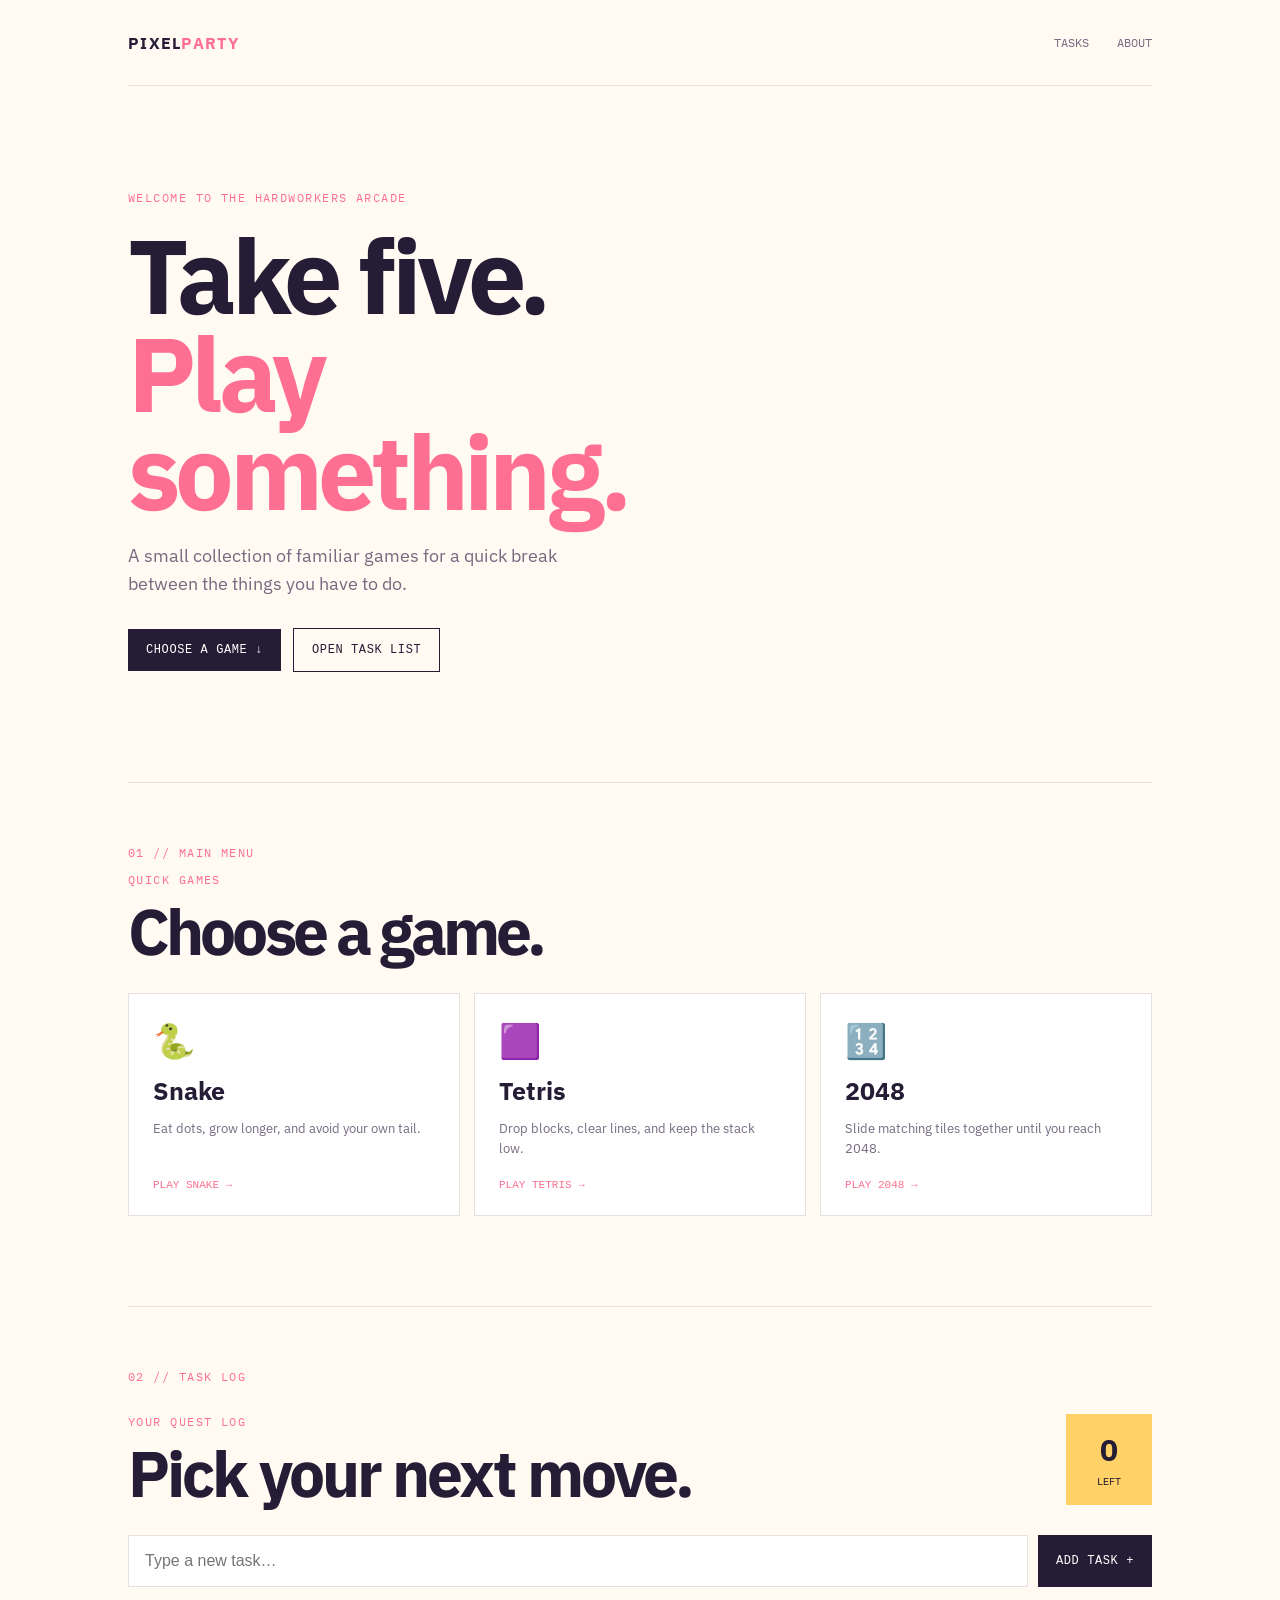
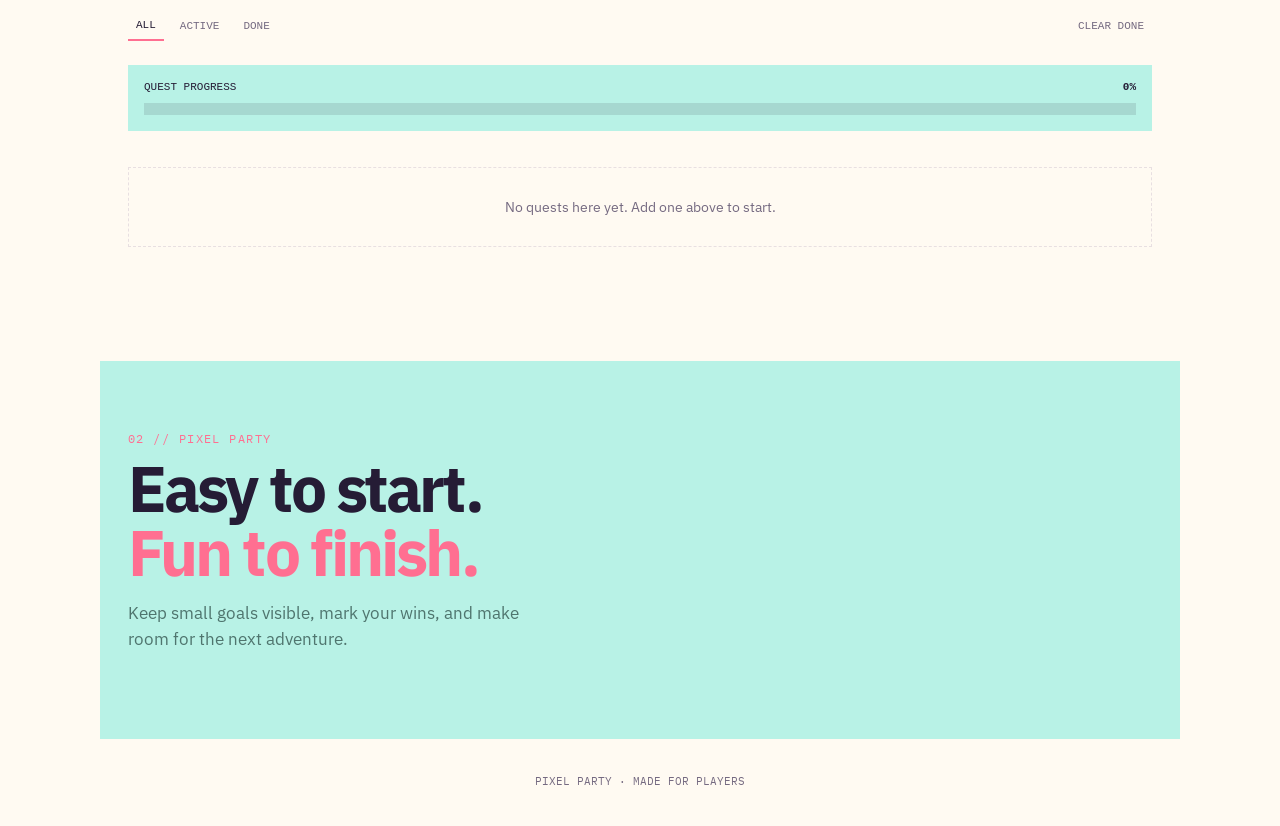
<file: index.html>
<!doctype html>
<html lang="en">
<head>
  <meta charset="utf-8" />
  <meta name="viewport" content="width=device-width, initial-scale=1" />
  <title>Pixel Party — Task Arcade</title>
  <link rel="stylesheet" href="styles.css" />
  <style>body{font-family:'IBM Plex Sans',sans-serif}.eyebrow,.section-label,nav a,.play,footer{font-family:'IBM Plex Mono',monospace}.hero h1,.section-heading h2,.about h2{letter-spacing:-.045em}</style>
  <style>.progress-panel{margin:18px 0 22px;padding:16px;background:var(--mint)}.progress-heading{display:flex;justify-content:space-between;font:11px 'DM Mono',monospace;margin-bottom:10px}.progress-track{height:12px;background:rgba(37,28,53,.12);overflow:hidden}.progress-fill{height:100%;width:0;background:var(--pink);transition:width .25s ease}.secondary{background:transparent;color:var(--ink);border:1px solid var(--ink);margin-left:8px}.games-section{border-top:1px solid var(--line);padding:62px 0 90px}.games-section h2{font-size:clamp(36px,6vw,64px);letter-spacing:-.06em;line-height:1;margin:10px 0 30px}.game-grid{display:grid;grid-template-columns:repeat(3,1fr);gap:14px}.game-card{display:flex;flex-direction:column;gap:12px;padding:24px;background:white;border:1px solid var(--line);color:var(--ink);text-decoration:none}.game-icon{font-size:34px}.game-card strong{font-size:25px}.game-card small{color:var(--muted);line-height:1.5;min-height:48px}.play{margin-top:auto;color:var(--pink);font:11px 'DM Mono',monospace}@media(max-width:600px){.game-grid{grid-template-columns:1fr}.secondary{margin:10px 0 0}}</style>
</head>
<body>
  <main class="shell">
    <header class="topbar">
      <a class="brand" href="#top">PIXEL<span>PARTY</span></a>
      <nav aria-label="Main navigation">
        <a href="#tasks">Tasks</a>
        <a href="#about">About</a>
      </nav>
    </header>

    <section class="hero" id="top">
      <p class="eyebrow">WELCOME TO THE HARDWORKERS ARCADE</p>
      <h1>Take five.<br /><em>Play something.</em></h1>
      <p class="intro">A small collection of familiar games for a quick break between the things you have to do.</p>
      <a class="button" href="#games">CHOOSE A GAME ↓</a>
      <a class="button secondary" href="#tasks">OPEN TASK LIST</a>
    </section>

    <section class="games-section" id="games">
      <div class="section-label">01 // MAIN MENU</div>
      <p class="eyebrow">QUICK GAMES</p>
      <h2>Choose a game.</h2>
      <div class="game-grid">
        <a class="game-card" href="snake.html"><span class="game-icon">🐍</span><strong>Snake</strong><small>Eat dots, grow longer, and avoid your own tail.</small><span class="play">PLAY SNAKE →</span></a>
        <a class="game-card" href="tetris.html"><span class="game-icon">🟪</span><strong>Tetris</strong><small>Drop blocks, clear lines, and keep the stack low.</small><span class="play">PLAY TETRIS →</span></a>
        <a class="game-card" href="2048.html"><span class="game-icon">🔢</span><strong>2048</strong><small>Slide matching tiles together until you reach 2048.</small><span class="play">PLAY 2048 →</span></a>
      </div>
    </section>

    <section class="tasks-section" id="tasks">
      <div class="section-label">02 // TASK LOG</div>
      <div class="section-heading">
        <div>
          <p class="eyebrow">YOUR QUEST LOG</p>
          <h2>Pick your next move.</h2>
        </div>
        <div class="score" aria-live="polite"><strong id="remaining">0</strong><span>LEFT</span></div>
      </div>

      <form class="task-form" id="task-form">
        <label class="sr-only" for="task-input">New task</label>
        <input id="task-input" type="text" maxlength="100" placeholder="Type a new task…" autocomplete="off" />
        <button class="button" type="submit">ADD TASK +</button>
      </form>

      <div class="filters" role="group" aria-label="Filter tasks">
        <button class="filter active" type="button" data-filter="all">ALL</button>
        <button class="filter" type="button" data-filter="active">ACTIVE</button>
        <button class="filter" type="button" data-filter="completed">DONE</button>
        <button class="clear" id="clear-completed" type="button">CLEAR DONE</button>
      </div>
      <div class="progress-panel">
        <div class="progress-heading"><span>QUEST PROGRESS</span><strong id="progress-label">0%</strong></div>
        <div class="progress-track"><div class="progress-fill" id="progress-fill"></div></div>
      </div>
      <ul class="task-list" id="task-list" aria-live="polite"></ul>
      <p class="empty" id="empty-state">No quests here yet. Add one above to start.</p>
    </section>

    <section class="about" id="about">
      <div class="section-label">02 // PIXEL PARTY</div>
      <h2>Easy to start.<br /><em>Fun to finish.</em></h2>
      <p>Keep small goals visible, mark your wins, and make room for the next adventure.</p>
    </section>

    <footer>PIXEL PARTY · MADE FOR PLAYERS</footer>
  </main>
  <script src="app.js"></script>
</body>
</html>
</file>
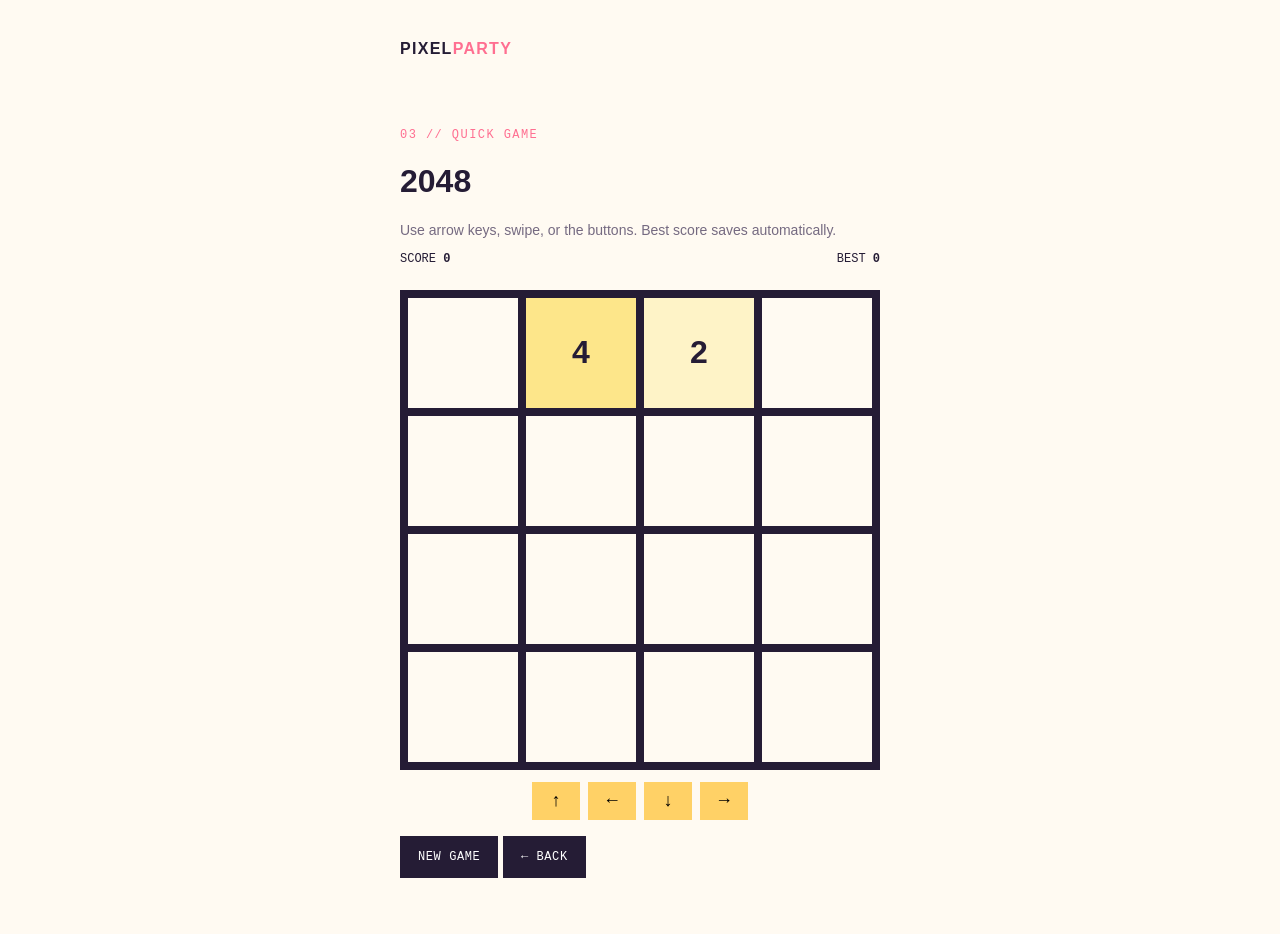
<file: 2048.html>
<!doctype html><html lang="en"><head><meta charset="utf-8"><meta name="viewport" content="width=device-width,initial-scale=1"><title>Pixel Party — 2048</title><link rel="stylesheet" href="styles.css"><style>main{max-width:520px;margin:auto;padding:40px 20px}.board{display:grid;grid-template-columns:repeat(4,1fr);gap:8px;background:#251c35;padding:8px;margin-top:24px}.tile{aspect-ratio:1;display:grid;place-items:center;background:#fffaf2;font-size:clamp(20px,7vw,32px);font-weight:bold}.tile[data-v="2"]{background:#fef3c7}.tile[data-v="4"]{background:#fde68a}.tile[data-v="8"]{background:#fdba74}.tile[data-v="16"]{background:#fb7185;color:white}.tile[data-v="32"]{background:#f472b6;color:white}.tile[data-v="64"]{background:#c084fc;color:white}.tile[data-v="128"]{background:#818cf8;color:white}.tile[data-v="256"]{background:#60a5fa;color:white}.tile[data-v="512"]{background:#22d3ee;color:#123}.tile[data-v="1024"]{background:#34d399;color:#123}.tile[data-v="2048"]{background:#a3e635;color:#123}.bar,.controls{display:flex;justify-content:space-between;gap:8px;font:12px 'DM Mono',monospace}.controls{justify-content:center;margin-top:12px}.controls button{width:48px;height:38px;border:0;background:#ffd166;font-size:18px}.hint{color:#756a81;font-size:14px}</style></head><body><main><a class="brand" href="index.html">PIXEL<span>PARTY</span></a><p class="eyebrow" style="margin-top:70px">03 // QUICK GAME</p><h1>2048</h1><p class="hint">Use arrow keys, swipe, or the buttons. Best score saves automatically.</p><div class="bar"><span>SCORE <b id="score">0</b></span><span>BEST <b id="best">0</b></span></div><div class="board" id="board"></div><div class="controls"><button data-m="up">↑</button><button data-m="left">←</button><button data-m="down">↓</button><button data-m="right">→</button></div><p><button class="button" id="new">NEW GAME</button> <a class="button" href="index.html#games">← BACK</a></p><p id="status" class="hint" aria-live="polite"></p></main><script>const board=document.querySelector('#board'),scoreEl=document.querySelector('#score'),bestEl=document.querySelector('#best'),status=document.querySelector('#status');let grid,score=0,best=+localStorage.getItem('pixel-party-2048-best')||0;bestEl.textContent=best;function start(){grid=Array(16).fill(0);score=0;status.textContent='';add();add();draw()}function add(){let e=grid.map((v,i)=>v?null:i).filter(v=>v!==null);if(e.length)grid[e[Math.floor(Math.random()*e.length)]]=Math.random()<.9?2:4}function draw(){board.innerHTML=grid.map(v=>`<div class="tile" data-v="${v}">${v||''}</div>`).join('');scoreEl.textContent=score}function canMove(){return grid.some(v=>!v)||grid.some((v,i)=>i%4<3&&v===grid[i+1])||grid.some((v,i)=>i<12&&v===grid[i+4])}function move(dir){let old=grid.join(),a=[];for(let r=0;r<4;r++){let row=dir==='left'||dir==='right'?grid.slice(r*4,r*4+4):[grid[r],grid[r+4],grid[r+8],grid[r+12]];if(dir==='right'||dir==='down')row.reverse();row=row.filter(Boolean);for(let i=0;i<row.length-1;i++)if(row[i]===row[i+1]){row[i]*=2;score+=row[i];row.splice(i+1,1)}while(row.length<4)row.push(0);if(dir==='right'||dir==='down')row.reverse();a.push(row)}if(dir==='left'||dir==='right')grid=a.flat();else for(let r=0;r<4;r++)for(let c=0;c<4;c++)grid[r*4+c]=a[c][r];if(old!==grid.join()){add();if(score>best){best=score;localStorage.setItem('pixel-party-2048-best',best);bestEl.textContent=best}if(grid.includes(2048))status.textContent='YOU REACHED 2048!';else if(!canMove())status.textContent='GAME OVER — START A NEW GAME';draw()}}document.addEventListener('keydown',e=>{let k={ArrowLeft:'left',ArrowRight:'right',ArrowUp:'up',ArrowDown:'down'}[e.key];if(k){e.preventDefault();move(k)}});document.querySelectorAll('[data-m]').forEach(b=>b.onclick=()=>move(b.dataset.m));document.querySelector('#new').onclick=start;start()</script></body></html>
</file>
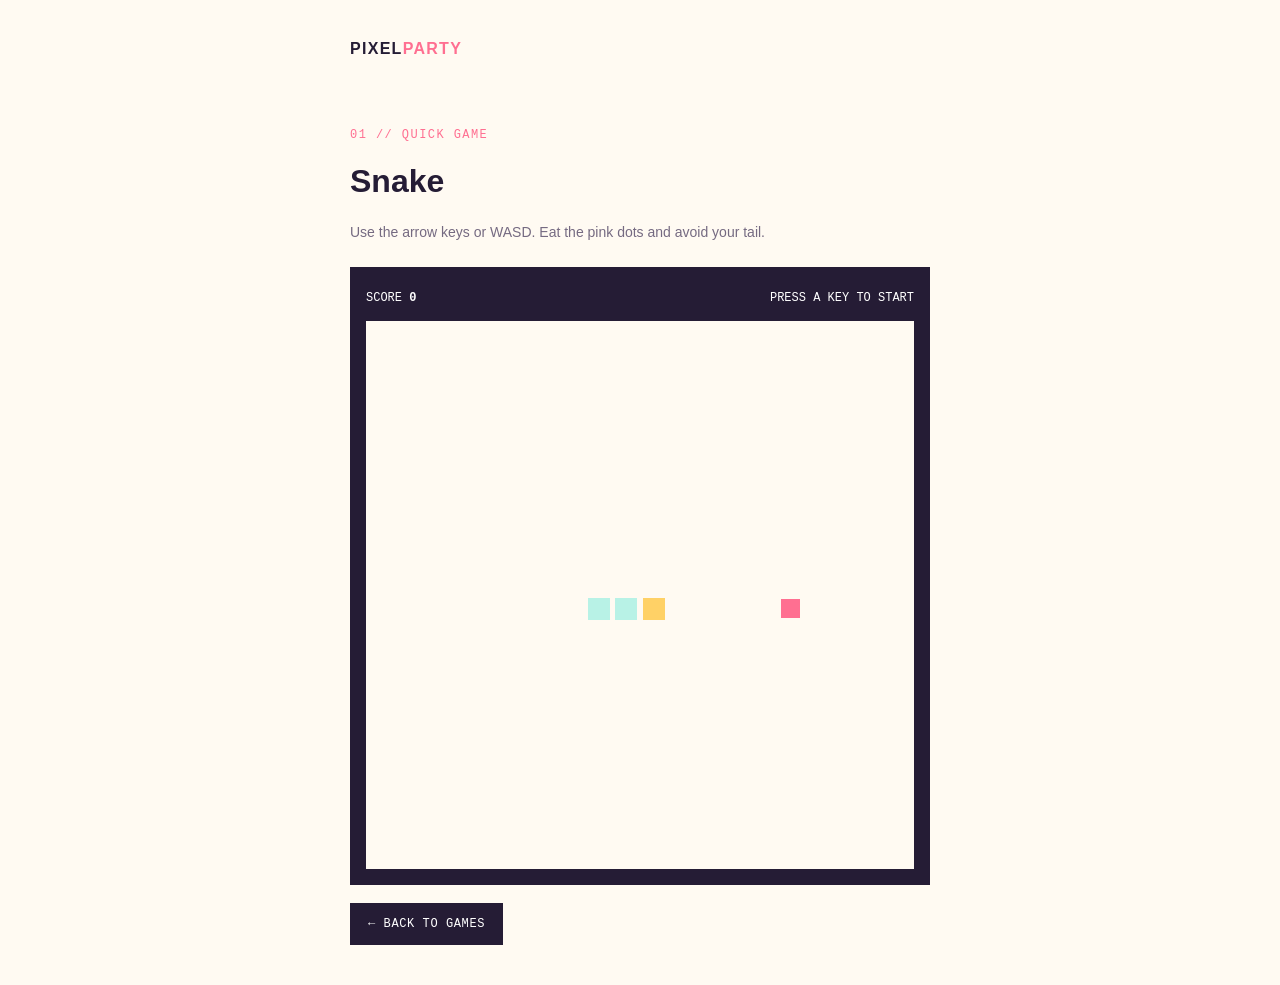
<file: snake.html>
<!doctype html><html lang="en"><head><meta charset="utf-8"><meta name="viewport" content="width=device-width,initial-scale=1"><title>Pixel Party — Snake</title><link rel="stylesheet" href="styles.css"><style>main{max-width:620px;margin:auto;padding:40px 20px}.game{background:#251c35;padding:16px;margin-top:24px}canvas{display:block;width:100%;image-rendering:pixelated;background:#fffaf2}.bar{display:flex;justify-content:space-between;align-items:center;color:white;font:12px 'DM Mono',monospace;padding:8px 0 16px}.button{display:inline-block;margin-top:18px}.hint{color:#756a81;font-size:14px;line-height:1.5}</style></head><body><main><a class="brand" href="index.html">PIXEL<span>PARTY</span></a><p class="eyebrow" style="margin-top:70px">01 // QUICK GAME</p><h1>Snake</h1><p class="hint">Use the arrow keys or WASD. Eat the pink dots and avoid your tail.</p><div class="game"><div class="bar"><span>SCORE <b id="score">0</b></span><span id="status">PRESS A KEY TO START</span></div><canvas id="board" width="400" height="400"></canvas></div><a class="button" href="index.html#games">← BACK TO GAMES</a></main><script>const c=document.querySelector('#board'),x=c.getContext('2d'),n=20,s=20;let snake,food,dir,next,score,running=false;function reset(){snake=[{x:10,y:10},{x:9,y:10},{x:8,y:10}];food={x:15,y:10};dir={x:1,y:0};next=dir;score=0;document.querySelector('#score').textContent=score;draw()}function place(){do{food={x:Math.floor(Math.random()*n),y:Math.floor(Math.random()*n)}}while(snake.some(p=>p.x===food.x&&p.y===food.y))}function draw(){x.fillStyle='#fffaf2';x.fillRect(0,0,400,400);x.fillStyle='#ff6f91';x.fillRect(food.x*s+3,food.y*s+3,14,14);snake.forEach((p,i)=>{x.fillStyle=i?'#b8f2e6':'#ffd166';x.fillRect(p.x*s+2,p.y*s+2,16,16)})}function tick(){if(!running)return;dir=next;let h={x:snake[0].x+dir.x,y:snake[0].y+dir.y};if(h.x<0||h.y<0||h.x>=n||h.y>=n||snake.some(p=>p.x===h.x&&p.y===h.y)){running=false;document.querySelector('#status').textContent='GAME OVER — PRESS A KEY';return}snake.unshift(h);if(h.x===food.x&&h.y===food.y){score++;document.querySelector('#score').textContent=score;place()}else snake.pop();draw()}document.addEventListener('keydown',e=>{let k=e.key.toLowerCase(),d=k==='arrowup'||k==='w'?{x:0,y:-1}:k==='arrowdown'||k==='s'?{x:0,y:1}:k==='arrowleft'||k==='a'?{x:-1,y:0}:k==='arrowright'||k==='d'?{x:1,y:0}:null;if(!d)return;e.preventDefault();if(!running){reset();running=true;document.querySelector('#status').textContent='PLAYING'}if(d.x!==-dir.x||d.y!==-dir.y)next=d});reset();setInterval(tick,130)</script></body></html>
</file>
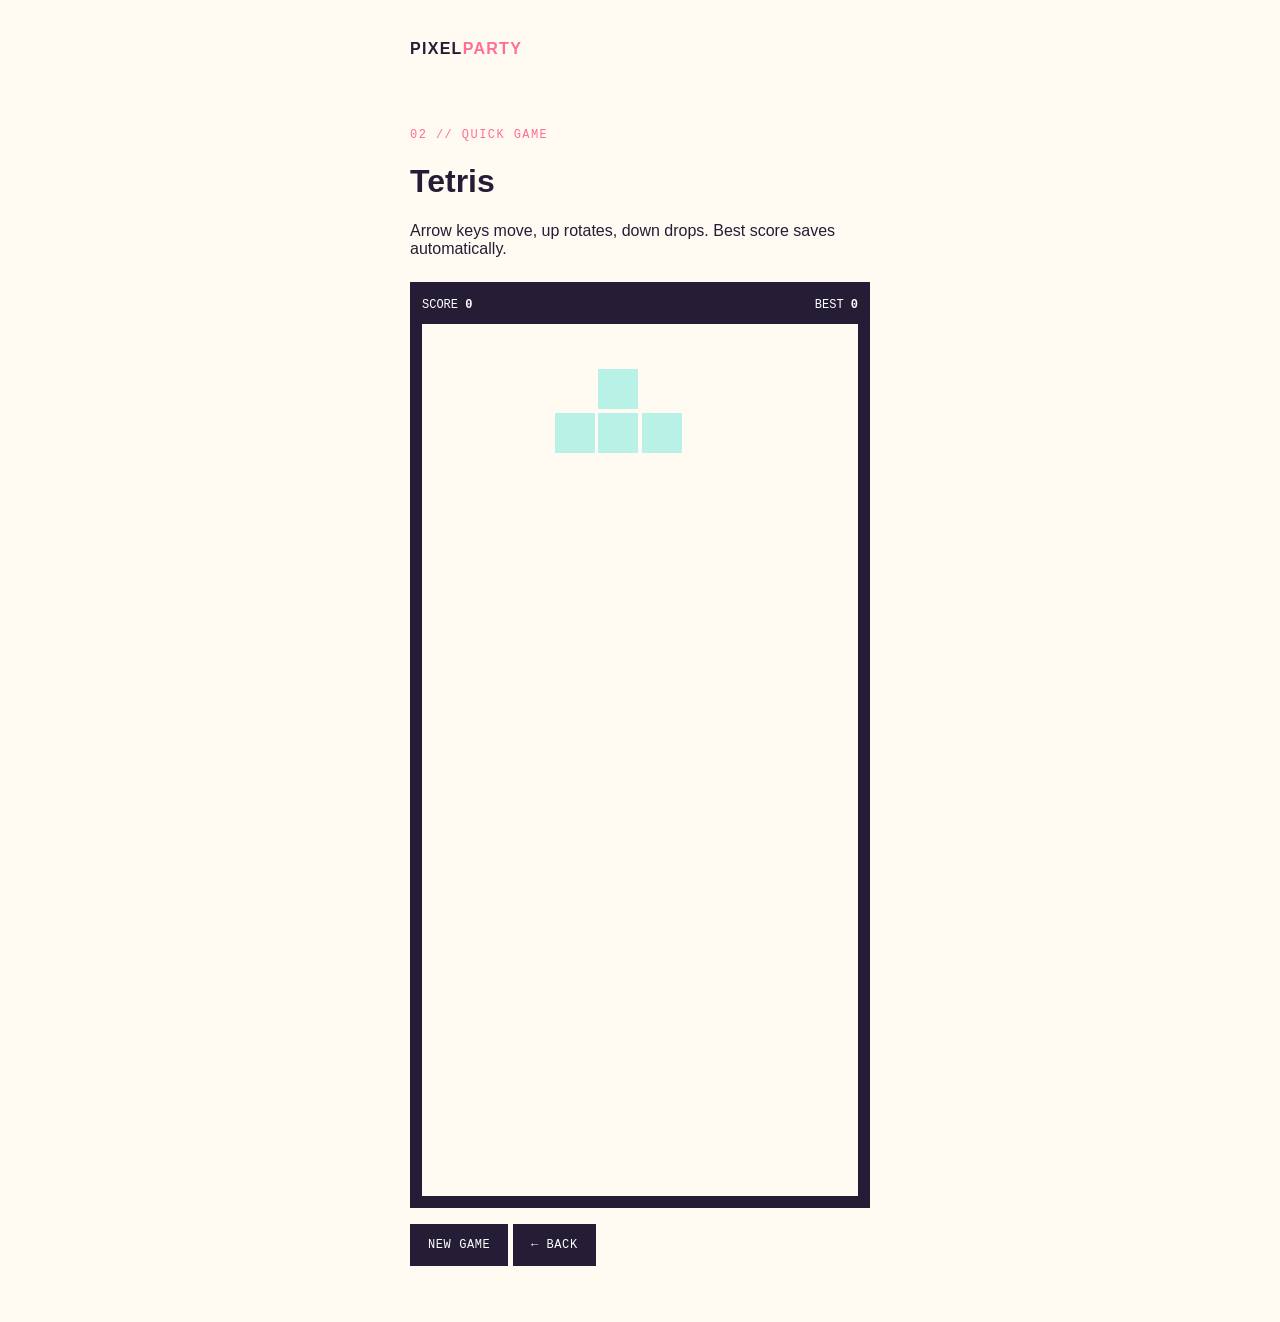
<file: tetris.html>
<!doctype html><html lang="en"><head><meta charset="utf-8"><meta name="viewport" content="width=device-width,initial-scale=1"><title>Pixel Party — Tetris</title><link rel="stylesheet" href="styles.css"><style>main{max-width:500px;margin:auto;padding:40px 20px}.game{background:#251c35;padding:12px;margin-top:24px}canvas{display:block;width:100%;image-rendering:pixelated;background:#fffaf2}.bar{display:flex;justify-content:space-between;color:#fff;font:12px 'DM Mono',monospace;padding:4px 0 12px}</style></head><body><main><a class="brand" href="index.html">PIXEL<span>PARTY</span></a><p class="eyebrow" style="margin-top:70px">02 // QUICK GAME</p><h1>Tetris</h1><p>Arrow keys move, up rotates, down drops. Best score saves automatically.</p><div class="game"><div class="bar"><span>SCORE <b id="score">0</b></span><span>BEST <b id="best">0</b></span></div><canvas id="c" width="240" height="480"></canvas></div><p><button class="button" id="new">NEW GAME</button> <a class="button" href="index.html#games">← BACK</a></p></main><script>const c=document.querySelector('#c'),x=c.getContext('2d'),W=10,H=20,z=24,colors=['#ff6f91','#ffd166','#b8f2e6','#a78bfa','#67c8ff'];const shapes=[[[1,1,1,1]],[[1,1],[1,1]],[[0,1,0],[1,1,1]],[[1,0,0],[1,1,1]],[[0,0,1],[1,1,1]],[[0,1,1],[1,1,0]]];let board,piece,px,py,color,score=0,best=+localStorage.getItem('pixel-party-tetris-best')||0,over=false;document.querySelector('#best').textContent=best;function spawn(){let i=Math.floor(Math.random()*shapes.length);piece=shapes[i].map(r=>r.slice());color=i%colors.length+1;px=Math.floor((W-piece[0].length)/2);py=0;if(hit(piece,px,py))over=true}function hit(p,ox,oy){return p.some((r,y)=>r.some((v,q)=>v&&(ox+q<0||ox+q>=W||oy+y>=H||oy+y>=0&&board[oy+y][ox+q])))}function draw(){x.clearRect(0,0,240,480);board.forEach((r,y)=>r.forEach((v,q)=>{if(v){x.fillStyle=colors[v-1];x.fillRect(q*z+1,y*z+1,z-2,z-2)}}));piece.forEach((r,y)=>r.forEach((v,q)=>{if(v){x.fillStyle=colors[color-1];x.fillRect((px+q)*z+1,(py+y)*z+1,z-2,z-2)}}))}function lock(){piece.forEach((r,y)=>r.forEach((v,q)=>{if(v&&py+y>=0)board[py+y][px+q]=color}));let lines=board.filter(r=>r.every(Boolean)).length;board=board.filter(r=>!r.every(Boolean));while(board.length<H)board.unshift(Array(W).fill(0));score+=lines*10;document.querySelector('#score').textContent=score;if(score>best){best=score;localStorage.setItem('pixel-party-tetris-best',best);document.querySelector('#best').textContent=best}spawn()}function step(){if(over)return;if(!hit(piece,px,py+1))py++;else lock();draw()}function rotate(){let p=piece[0].map((_,i)=>piece.map(r=>r[i]).reverse());if(!hit(p,px,py))piece=p}function start(){board=Array.from({length:H},()=>Array(W).fill(0));score=0;over=false;document.querySelector('#score').textContent=0;spawn();draw()}document.addEventListener('keydown',e=>{if(over)return;if(e.key==='ArrowLeft'&&!hit(piece,px-1,py))px--;if(e.key==='ArrowRight'&&!hit(piece,px+1,py))px++;if(e.key==='ArrowDown')step();if(e.key==='ArrowUp')rotate();draw()});document.querySelector('#new').onclick=start;start();setInterval(step,600)</script></body></html>
</file>
<file: styles.css>
@import url('https://fonts.googleapis.com/css2?family=IBM+Plex+Mono:wght@400;500&family=IBM+Plex+Sans:wght@400;600;700&display=swap');
:root{--ink:#251c35;--muted:#756a81;--paper:#fffaf2;--pink:#ff6f91;--yellow:#ffd166;--mint:#b8f2e6;--line:#e8dfe1}
*{box-sizing:border-box}html{scroll-behavior:smooth}body{margin:0;background:var(--paper);color:var(--ink);font-family:'Space Grotesk',sans-serif}.shell{max-width:1080px;margin:auto;padding:0 28px}.topbar{height:86px;display:flex;align-items:center;justify-content:space-between;border-bottom:1px solid var(--line)}.brand{color:var(--ink);font-weight:700;letter-spacing:.08em;text-decoration:none}.brand span{color:var(--pink)}nav{display:flex;gap:28px}nav a{color:var(--muted);font:12px 'DM Mono',monospace;text-decoration:none;text-transform:uppercase}.hero{padding:92px 0 110px;max-width:690px}.eyebrow,.section-label{font:12px 'DM Mono',monospace;letter-spacing:.12em;color:var(--pink);text-transform:uppercase}.hero h1{font-size:clamp(54px,9vw,104px);line-height:.94;letter-spacing:-.07em;margin:22px 0}.hero h1 em,.about h2 em{color:var(--pink);font-style:normal}.intro{max-width:430px;color:var(--muted);font-size:18px;line-height:1.55;margin-bottom:30px}.button{display:inline-block;border:0;background:var(--ink);color:white;padding:14px 18px;font:12px 'DM Mono',monospace;letter-spacing:.05em;text-decoration:none;cursor:pointer}.tasks-section{border-top:1px solid var(--line);padding:62px 0 100px}.section-heading{display:flex;justify-content:space-between;align-items:end;margin:18px 0 30px}.section-heading h2,.about h2{font-size:clamp(36px,6vw,64px);letter-spacing:-.06em;line-height:1;margin:10px 0 0}.score{background:var(--yellow);padding:16px 21px;text-align:center;min-width:86px}.score strong{display:block;font-size:30px}.score span{font:10px 'DM Mono',monospace}.task-form{display:flex;gap:10px}.task-form input{min-width:0;flex:1;padding:16px;border:1px solid var(--line);background:white;color:var(--ink);font:16px 'Space Grotesk',sans-serif}.task-form input:focus{outline:2px solid var(--pink);outline-offset:2px}.filters{display:flex;align-items:center;gap:8px;margin:24px 0}.filter,.clear{border:0;background:transparent;color:var(--muted);font:11px 'DM Mono',monospace;padding:8px;cursor:pointer}.filter.active{color:var(--ink);border-bottom:2px solid var(--pink)}.clear{margin-left:auto}.task-list{list-style:none;padding:0;margin:0;display:grid;gap:8px}.task{display:flex;align-items:center;gap:14px;background:white;border:1px solid var(--line);padding:16px}.task input{accent-color:var(--pink);width:18px;height:18px}.task span{flex:1;line-height:1.4}.task.done span{text-decoration:line-through;color:var(--muted)}.delete{border:0;background:transparent;color:var(--muted);cursor:pointer;font-size:20px}.empty{color:var(--muted);font-size:14px;text-align:center;padding:30px;border:1px dashed var(--line)}.about{background:var(--mint);margin:0 -28px;padding:70px max(28px,calc((100% - 1024px)/2));min-height:300px}.about p{max-width:400px;color:#4f756e;font-size:17px;line-height:1.5}footer{text-align:center;padding:35px 0;color:var(--muted);font:11px 'DM Mono',monospace}.sr-only{position:absolute;width:1px;height:1px;padding:0;margin:-1px;overflow:hidden;clip:rect(0,0,0,0);white-space:nowrap;border:0}@media(max-width:600px){.shell{padding:0 18px}.hero{padding:65px 0 75px}.task-form{flex-direction:column}.task-form .button{width:100%}.about{margin:0 -18px;padding:55px 18px}}
</file>
